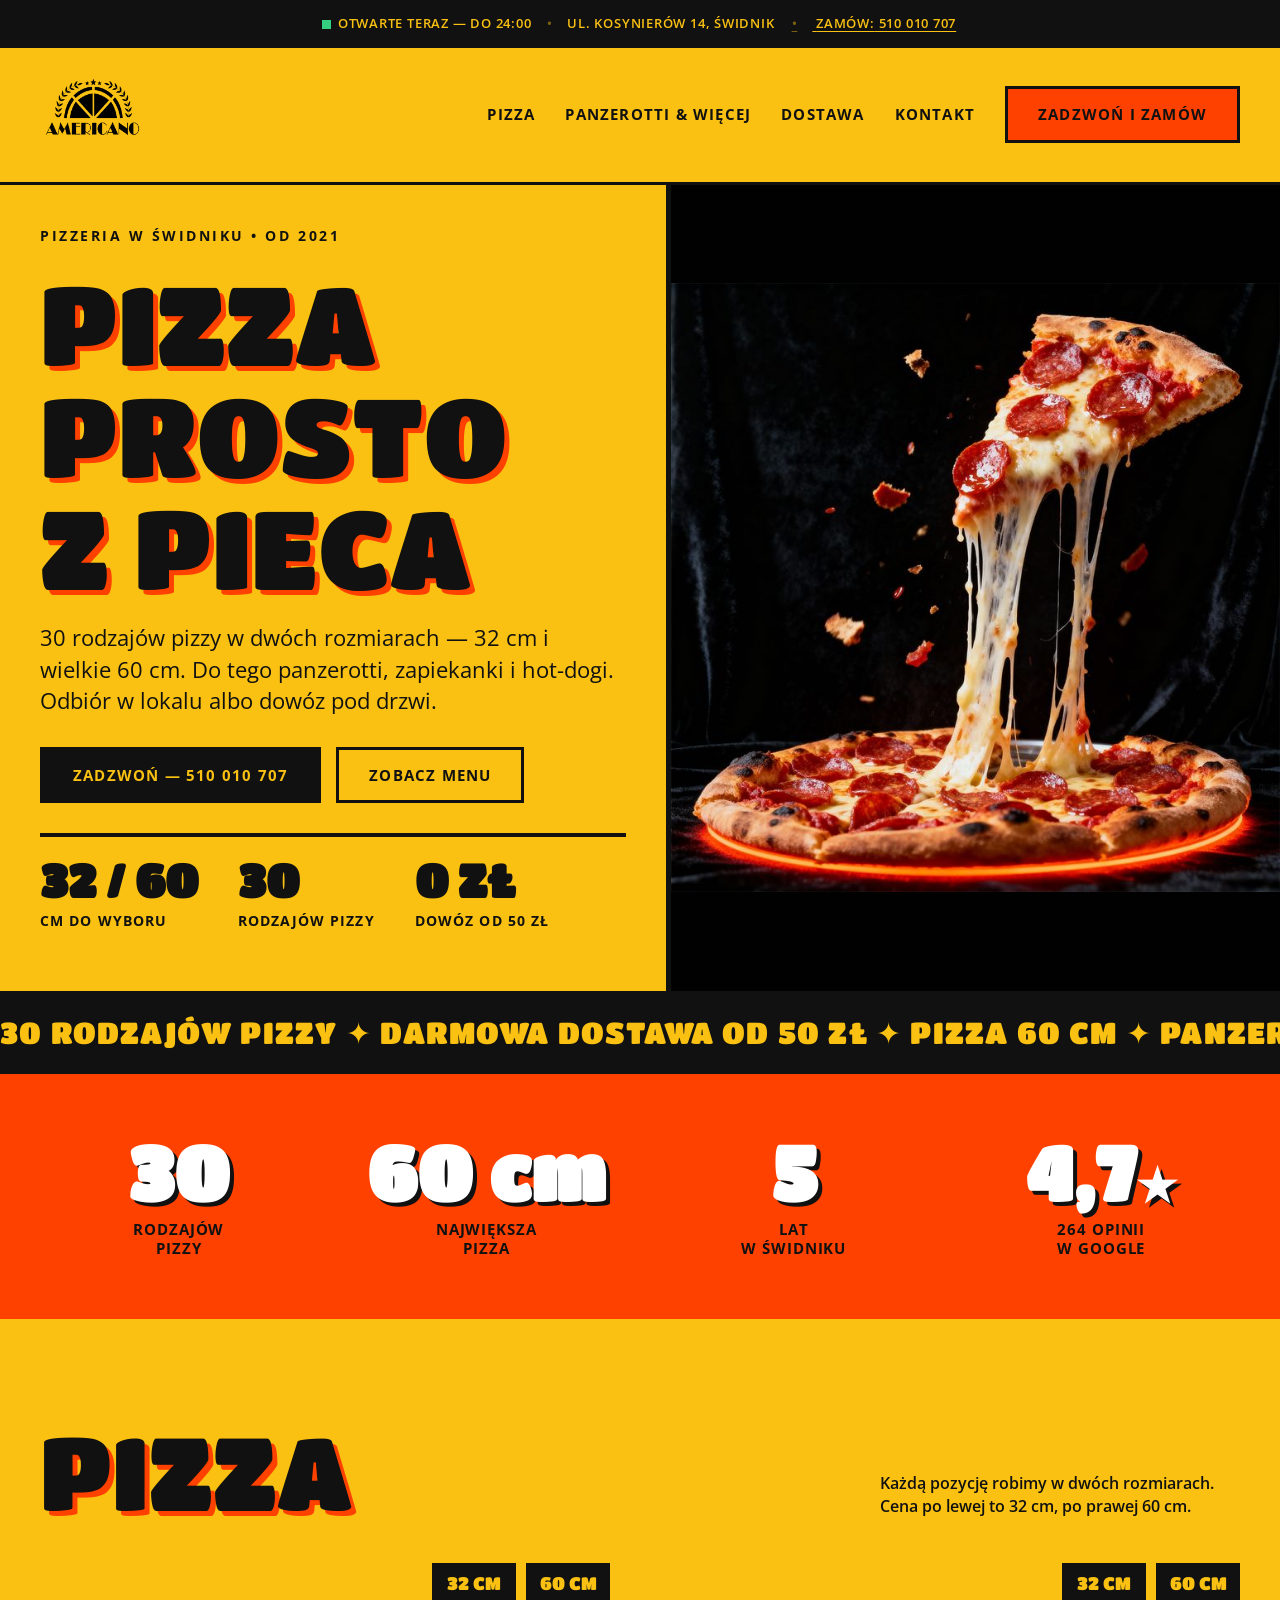
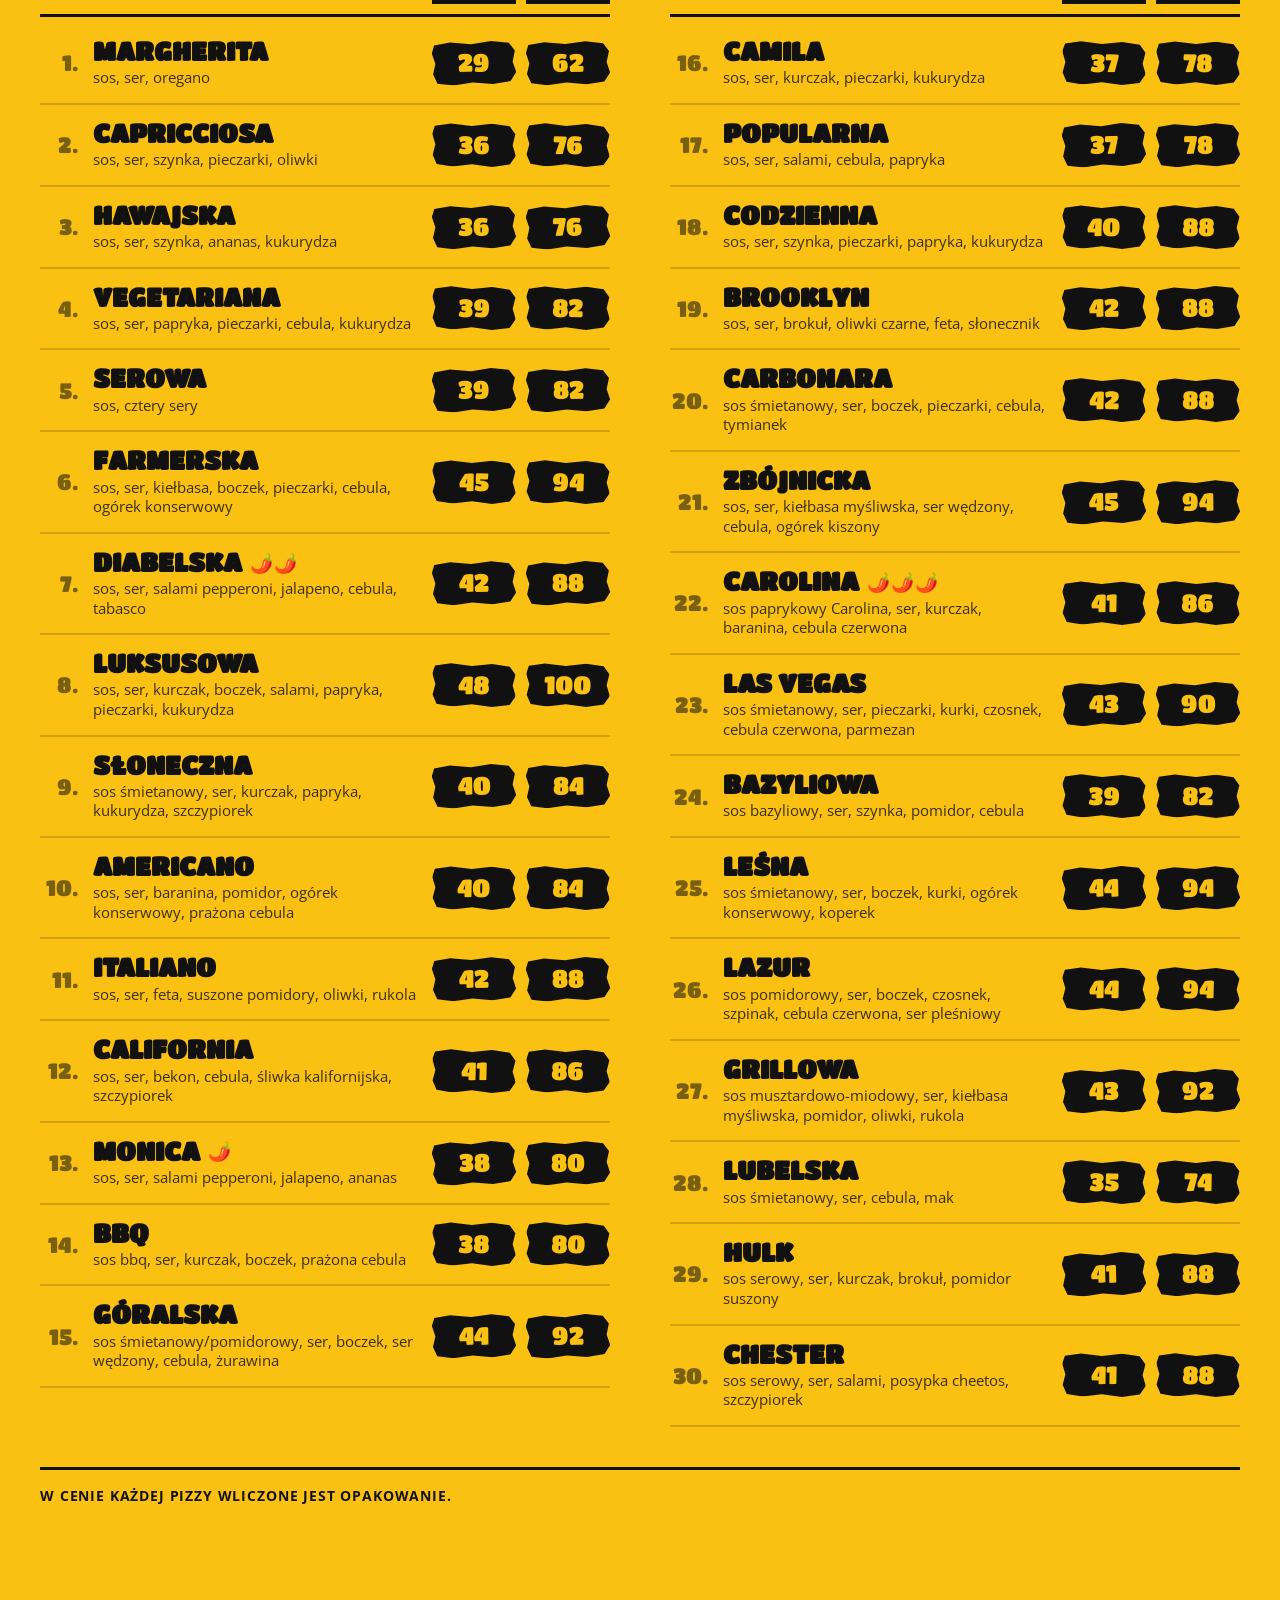
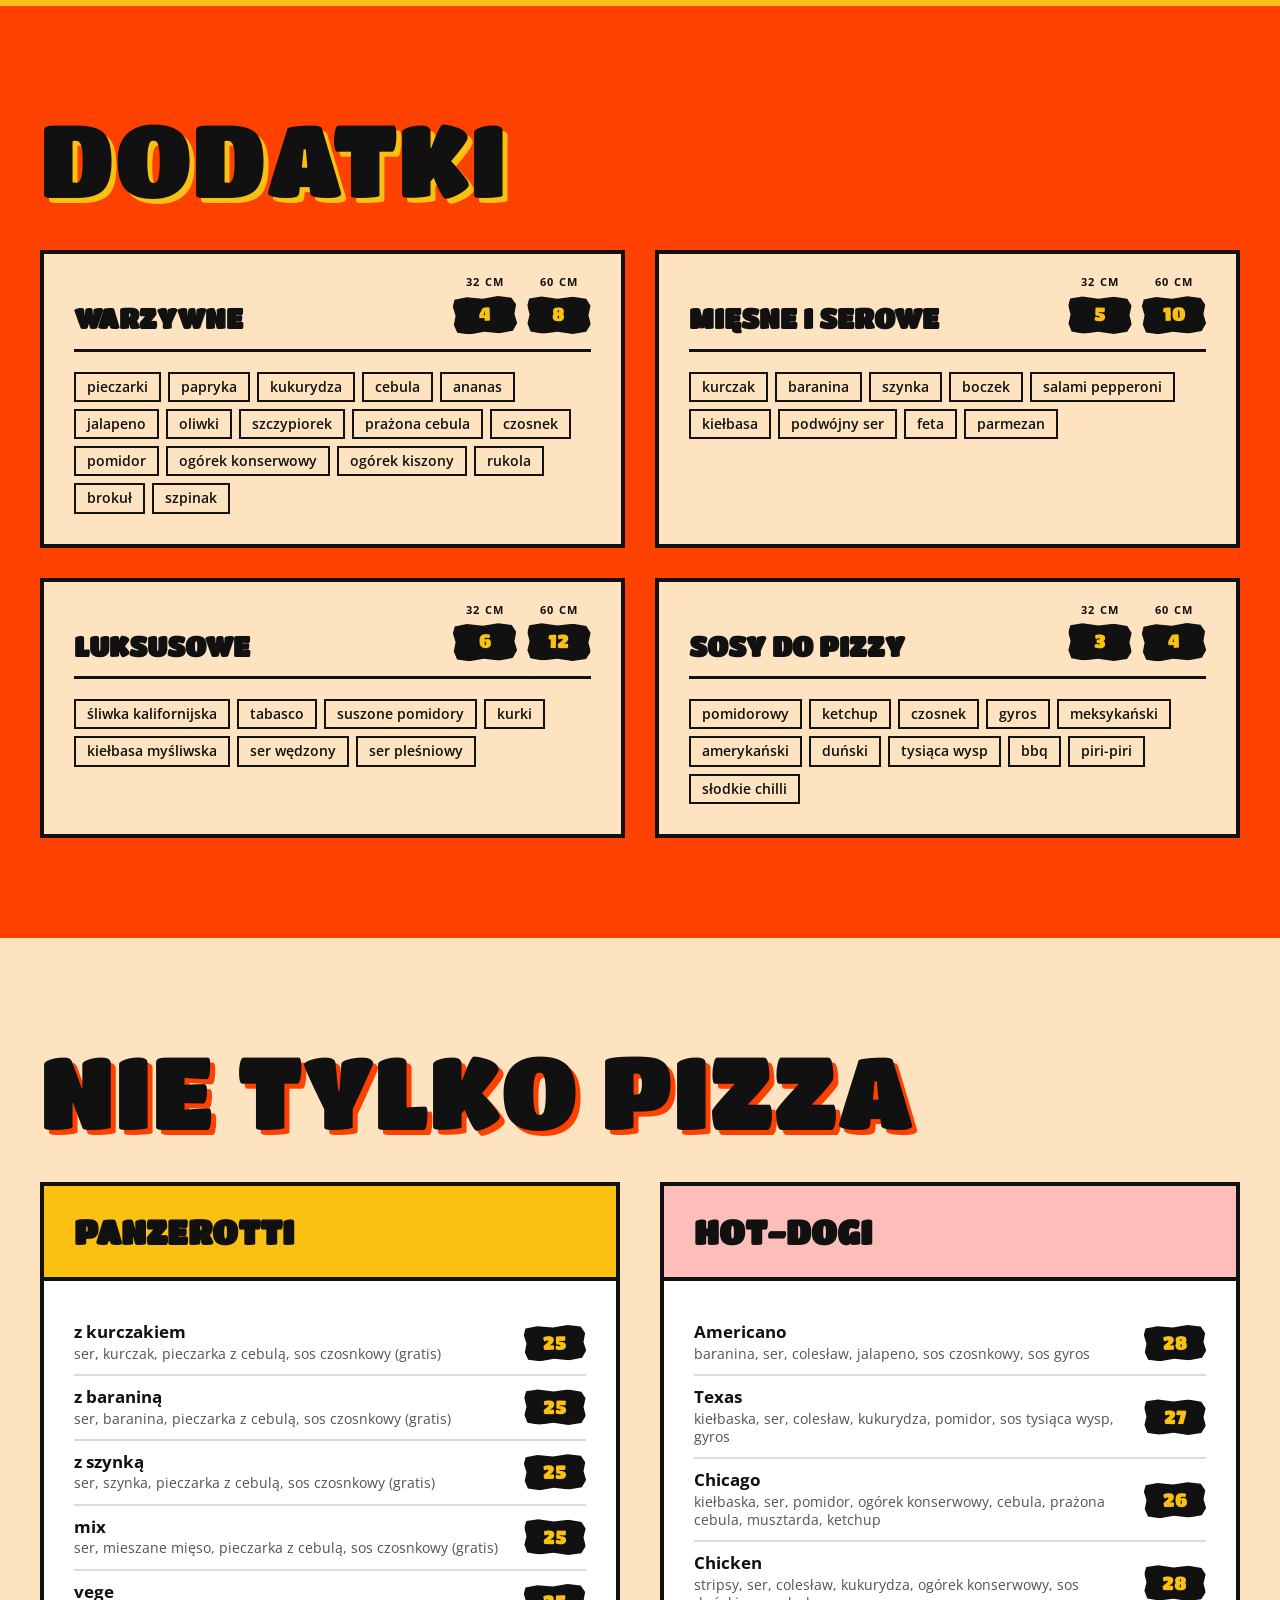
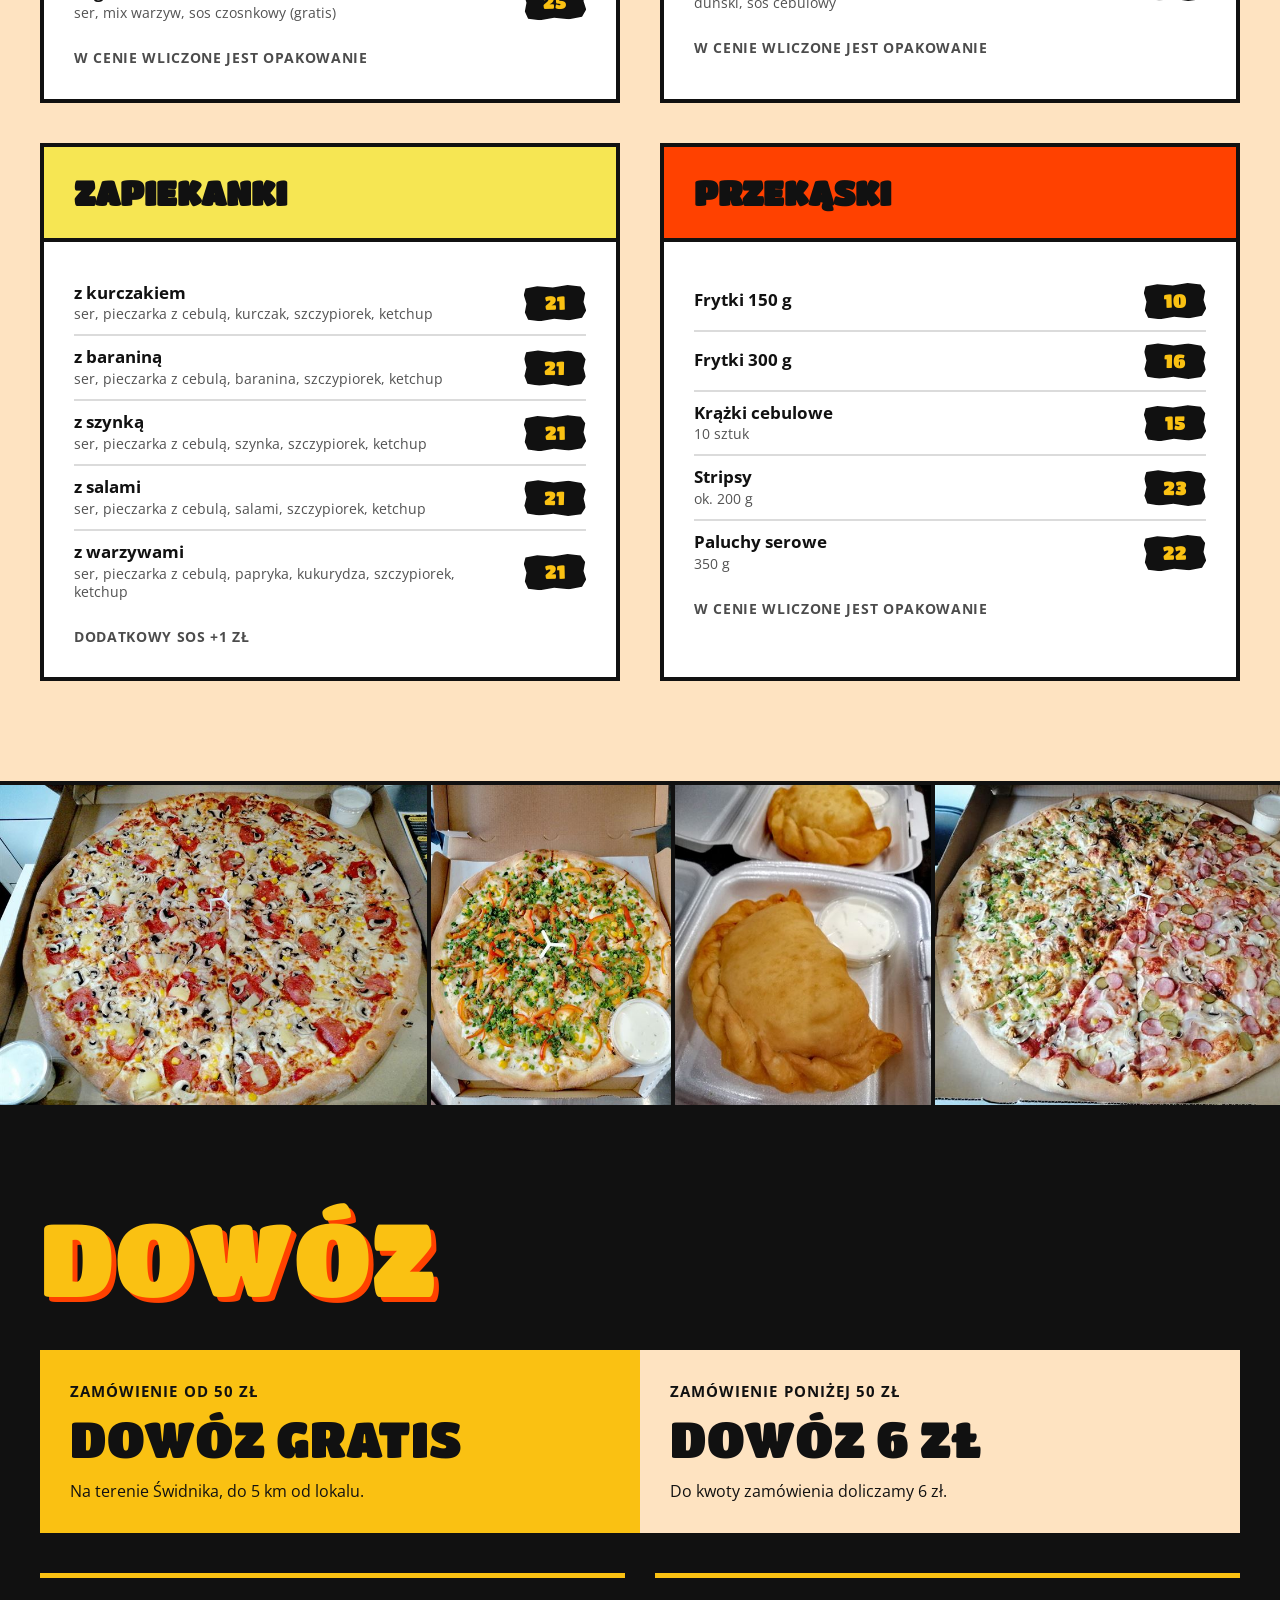
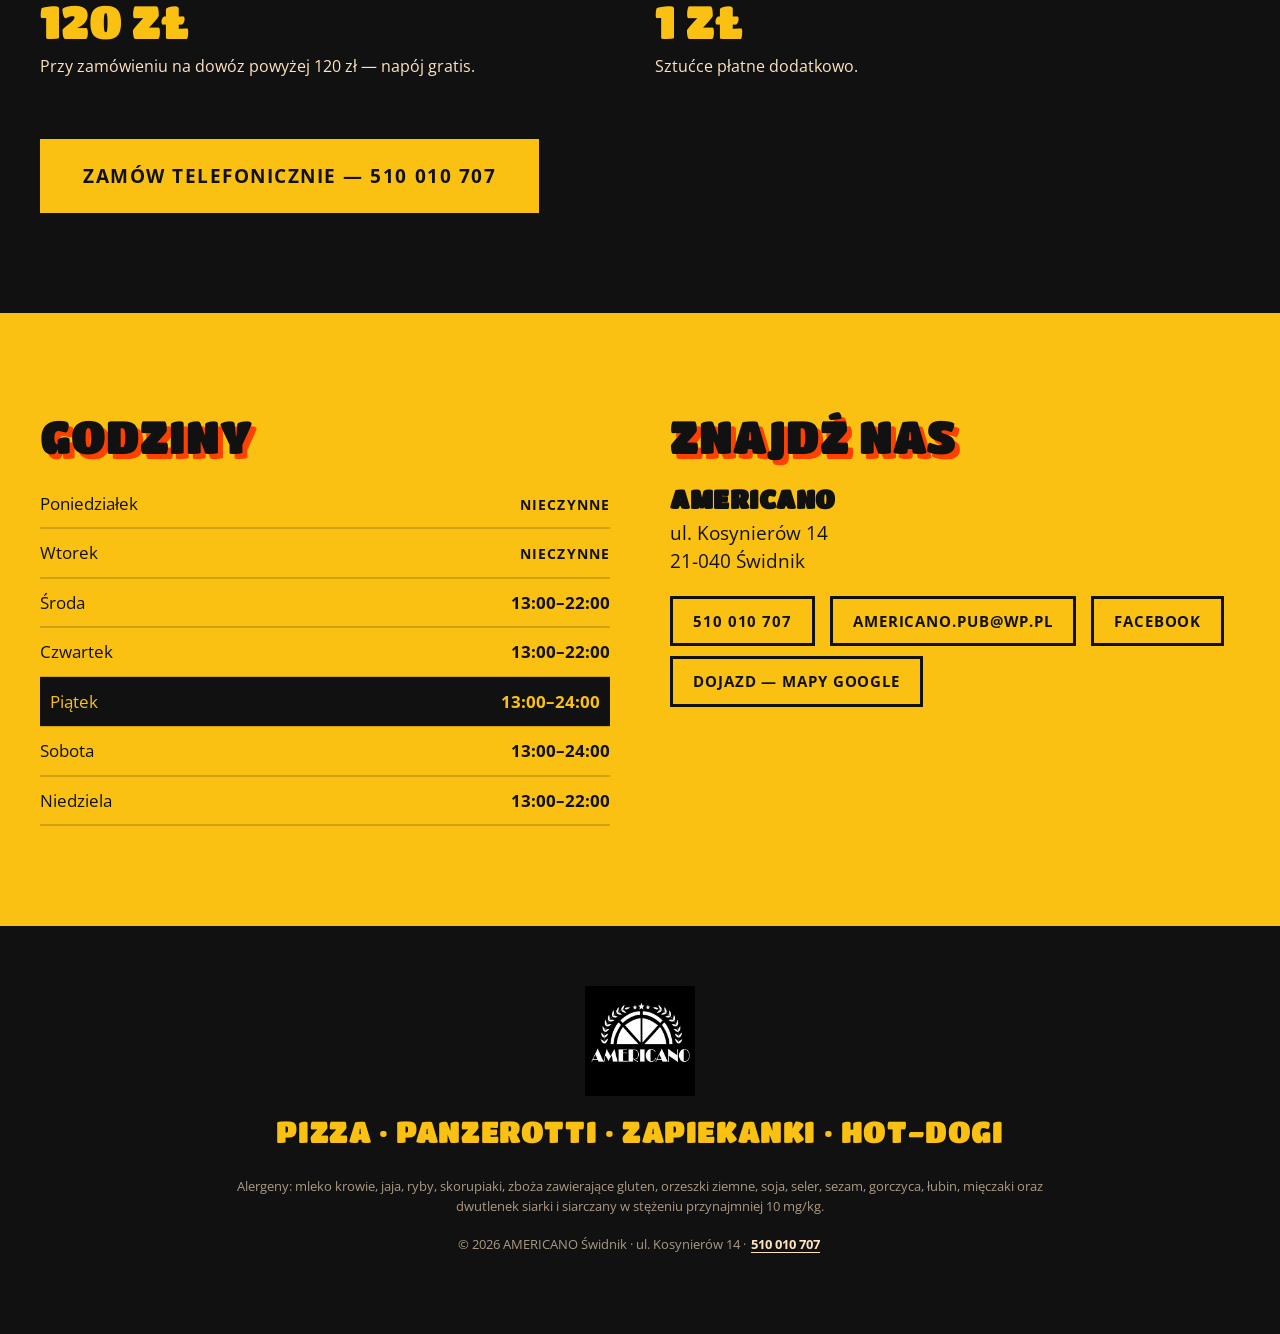
<file: index.html>
<!DOCTYPE html>
<html lang="pl">
<head>
<meta charset="utf-8">
<meta name="viewport" content="width=device-width, initial-scale=1">

<!-- ============================================================
     UWAGA — DOMENA
     Poniżej, w robots.txt i w sitemap.xml występuje placeholder
     https://TWOJA-DOMENA.pl/ . Trzeba go podmienić na docelowy
     adres PRZED publikacją. Zły canonical szkodzi bardziej niż
     jego brak, więc to jest blokada wdrożenia, nie kosmetyka.
     ============================================================ -->
<link rel="canonical" href="https://TWOJA-DOMENA.pl/">

<title>Pizzeria AMERICANO Świdnik — pizza, panzerotti, zapiekanki | dowóz</title>
<meta name="description" content="Pizzeria AMERICANO w Świdniku, ul. Kosynierów 14. 30 rodzajów pizzy w dwóch rozmiarach — 32 cm i 60 cm — panzerotti, hot-dogi, zapiekanki. Darmowy dowóz na terenie Świdnika od 50 zł, do 5 km od lokalu. Zamów: 510 010 707.">
<meta name="theme-color" content="#FAC112">

<meta property="og:type" content="website">
<meta property="og:site_name" content="Pizzeria AMERICANO Świdnik">
<meta property="og:locale" content="pl_PL">
<meta property="og:url" content="https://TWOJA-DOMENA.pl/">
<meta property="og:title" content="Pizzeria AMERICANO Świdnik — pizza prosto z pieca">
<meta property="og:description" content="30 rodzajów pizzy w rozmiarach 32 i 60 cm, panzerotti, zapiekanki, hot-dogi. Dowóz na terenie Świdnika. Zamów: 510 010 707.">
<meta property="og:image" content="https://TWOJA-DOMENA.pl/assets/pizza-hero.jpg">
<meta property="og:image:alt" content="Pizza z pieca w pizzerii AMERICANO w Świdniku">
<meta name="twitter:card" content="summary_large_image">

<link rel="icon" href="assets/favicon.png" sizes="180x180">
<link rel="apple-touch-icon" href="assets/favicon.png">

<!-- LCP: kadr hero ma ruszyć razem z HTML, nie po CSS -->
<link rel="preload" as="image" href="assets/hero-pizza.jpg" fetchpriority="high">

<!-- Fonty stoją na własnym serwerze (assets/fonts/, deklaracje
     @font-face na początku styles.css). Zero połączeń do
     fonts.gstatic.com: bez przekazywania IP odwiedzającego stronie
     trzeciej i bez dodatkowego DNS + TLS do obcego origin.

     `crossorigin` przy preloadzie fontu jest OBOWIĄZKOWE, także dla
     plików z tego samego serwera — fonty pobierane są w trybie CORS.
     Bez tego atrybutu przeglądarka odrzuca wstępnie pobrany plik
     i ściąga go drugi raz. -->
<link rel="preload" as="font" type="font/woff2" href="assets/fonts/titanone-latin.woff2" crossorigin>
<link rel="preload" as="font" type="font/woff2" href="assets/fonts/titanone-latinext.woff2" crossorigin>
<link rel="preload" as="font" type="font/woff2" href="assets/fonts/opensans-latin.woff2" crossorigin>
<link rel="preload" as="font" type="font/woff2" href="assets/fonts/opensans-latinext.woff2" crossorigin>

<link rel="stylesheet" href="styles.css">
</head>
<body>

<a class="skip" href="#tresc">Przejdź do treści</a>

<!-- ============ TOPBAR ============ -->
<div class="topbar">
  <div class="topbar__in">
    <span class="topbar__item topbar__status">
      <span class="dot" id="statusDot"></span><span id="statusText">Sprawdzam godziny…</span>
    </span>
    <span class="topbar__item topbar__addr">ul. Kosynierów 14, Świdnik</span>
    <a class="topbar__item topbar__tel" href="tel:+48510010707">
      <span class="topbar__telLabel">Zamów:</span> 510&nbsp;010&nbsp;707
    </a>
  </div>
</div>

<!-- ============ NAV + KATEGORIE ============
     Oba paski przyklejają się jako jeden blok, dzięki czemu pasek
     kategorii nie musi znać wysokości nagłówka. -->
<div class="stick" id="stick">
  <header class="nav" id="nav">
    <a class="nav__brand" href="#top" aria-label="AMERICANO — strona główna">
      <img src="assets/logo.png" alt="AMERICANO" class="nav__logo" width="360" height="360">
    </a>
    <nav class="nav__links" id="navLinks" aria-label="Główne">
      <a href="#pizza">Pizza</a>
      <a href="#reszta">Panzerotti &amp; więcej</a>
      <a href="#dostawa">Dostawa</a>
      <a href="#kontakt">Kontakt</a>
    </nav>
    <a class="btn btn--call" href="tel:+48510010707">Zadzwoń i zamów</a>
    <button class="nav__burger" id="burger" aria-label="Menu nawigacji" aria-expanded="false" aria-controls="navLinks">
      <span></span><span></span><span></span>
    </button>
  </header>

  <!-- Pasek kategorii menu. Ukryty na starcie, żeby nie zabierać
       pierwszego ekranu; pokazuje się po zejściu poniżej hero. -->
  <nav class="catnav" id="catnav" aria-label="Kategorie menu">
    <ul class="catnav__list">
      <li><a href="#pizza">Pizza</a></li>
      <li><a href="#dodatki">Dodatki</a></li>
      <li><a href="#panzerotti">Panzerotti</a></li>
      <li><a href="#hot-dogi">Hot-dogi</a></li>
      <li><a href="#zapiekanki">Zapiekanki</a></li>
      <li><a href="#przekaski">Przekąski</a></li>
    </ul>
  </nav>
</div>

<main id="tresc">

<!-- ============ HERO ============ -->
<section class="hero" id="top" aria-labelledby="heroTitle">
  <div class="hero__grid">
    <div class="hero__copy">
      <p class="eyebrow reveal">Pizzeria w Świdniku • od 2021</p>
      <h1 class="display hero__h1" id="heroTitle">
        <span class="line reveal" style="--d:.05s">PIZZA</span>
        <span class="line reveal" style="--d:.12s">PROSTO</span>
        <span class="line reveal" style="--d:.19s">Z PIECA</span>
      </h1>
      <p class="hero__lead reveal" style="--d:.26s">
        30 rodzajów pizzy w dwóch rozmiarach — 32 cm i wielkie 60 cm.
        Do tego panzerotti, zapiekanki i hot-dogi. Odbiór w lokalu albo dowóz pod drzwi.
      </p>
      <div class="hero__cta reveal" style="--d:.33s">
        <a class="btn btn--solid" href="tel:+48510010707">Zadzwoń<span class="btn__num"> — 510 010 707</span></a>
        <a class="btn btn--out" href="#pizza">Zobacz menu</a>
      </div>
      <ul class="hero__facts reveal" style="--d:.4s">
        <li><b>32 / 60</b><span>cm do wyboru</span></li>
        <li><b>30</b><span>rodzajów pizzy</span></li>
        <li><b>0 zł</b><span>dowóz od 50 zł</span></li>
      </ul>
    </div>

    <!-- Zdjęcie ma czarne tło, więc panel jest w tym samym czarnym —
         fotografia nie ma widocznej krawędzi, a styk z żółcią jest
         twardym cięciem koloru, zgodnie z systemem. -->
    <figure class="hero__shot">
      <img src="assets/hero-pizza.jpg" alt="Kawałek pizzy pepperoni z ciągnącym się serem"
           width="736" height="736" fetchpriority="high">
    </figure>
  </div>
</section>

<!-- ============ MARQUEE ============ -->
<div class="marquee" aria-hidden="true">
  <div class="marquee__track">
    <span>30 RODZAJÓW PIZZY ✦ DARMOWA DOSTAWA OD 50 ZŁ ✦ PIZZA 60 CM ✦ PANZEROTTI ✦ ZAPIEKANKI ✦ HOT-DOGI ✦ <span data-years>5</span> LAT W ŚWIDNIKU ✦</span>
    <span>30 RODZAJÓW PIZZY ✦ DARMOWA DOSTAWA OD 50 ZŁ ✦ PIZZA 60 CM ✦ PANZEROTTI ✦ ZAPIEKANKI ✦ HOT-DOGI ✦ <span data-years>5</span> LAT W ŚWIDNIKU ✦</span>
  </div>
</div>

<!-- ============ STATS ============ -->
<section class="stats" aria-label="AMERICANO w liczbach">
  <div class="stats__grid">
    <div class="stat reveal"><b class="count" data-to="30">0</b><span>rodzajów<br>pizzy</span></div>
    <div class="stat reveal" style="--d:.08s"><b class="count" data-to="60" data-suffix=" cm">0</b><span>największa<br>pizza</span></div>
    <div class="stat reveal" style="--d:.16s"><b class="count" data-to="5" data-years>0</b><span>lat<br>w Świdniku</span></div>
    <div class="stat reveal" style="--d:.24s"><b>4,7<i aria-hidden="true">★</i></b><span>264 opinii<br>w Google</span></div>
  </div>
</section>

<!-- ============ PIZZA MENU ============ -->
<section class="sec sec--yellow" id="pizza" aria-labelledby="pizzaTitle">
  <div class="sec__head">
    <h2 class="display sec__title" id="pizzaTitle">PIZZA</h2>
    <p class="sec__lead reveal">Każdą pozycję robimy w dwóch rozmiarach. Cena po lewej to 32 cm, po prawej 60 cm.</p>
  </div>

  <div class="menu" id="menu">
    <noscript>
      <p class="noscript">
        Pełne menu wczytuje się skryptem. Jeśli się nie pokazało —
        zadzwoń, chętnie podamy je przez telefon:
        <a href="tel:+48510010707">510 010 707</a>.
      </p>
    </noscript>
  </div>

  <p class="note reveal">W cenie każdej pizzy wliczone jest opakowanie.</p>
</section>

<!-- ============ DODATKI ============ -->
<section class="sec sec--orange" id="dodatki" aria-labelledby="dodatkiTitle">
  <h2 class="display sec__title sec__title--on-orange reveal" id="dodatkiTitle">DODATKI</h2>
  <div class="addons" id="addons"></div>
</section>

<!-- ============ RESZTA MENU ============ -->
<section class="sec sec--cream" id="reszta" aria-labelledby="resztaTitle">
  <h2 class="display sec__title reveal" id="resztaTitle">NIE TYLKO PIZZA</h2>
  <div class="cards" id="cards"></div>
</section>

<!-- ============ GALERIA ============ -->
<section class="gallery" aria-label="Zdjęcia z pizzerii">
  <div class="gallery__track" id="galleryTrack"></div>
</section>

<!-- ============ DOSTAWA ============ -->
<section class="sec sec--ink" id="dostawa" aria-labelledby="dostawaTitle">
  <h2 class="display sec__title sec__title--on-ink reveal" id="dostawaTitle">DOWÓZ</h2>
  <!-- Próg 50 zł to jedyna liczba, której klient tu naprawdę szuka, więc
       dostaje własny panel zamiast być jednym z czterech równych kafelków.
       Wcześniej dwa osobne kafelki („50 zł — minimalne zamówienie, poniżej
       doliczamy 6 zł" i „0 zł — dostawa powyżej 50 zł") mówiły o tym samym
       progu i czytane po kolei przeczyły sobie: skoro 50 zł to minimum,
       to skąd przypadek „poniżej 50 zł"? Teraz są to dwa jawne warianty
       jednej decyzji.

       Ulotka (assets/_src/ulotka2.jpg) ma tę sprzeczność u siebie —
       napis „MINIMALNE ZAMÓWIENIE NA DOWÓZ 50 PLN" stoi obok
       „PONIŻEJ 50 ZŁ DOPŁATA 6 ZŁ". Trzymamy się obu liczb, ale bez słowa
       „minimalne", bo dopłata dowodzi, że zamówienie poniżej 50 zł jest
       przyjmowane.
       TODO: CLIENT CONFIRMATION — czy 50 zł to twardy minimalny próg
       (wtedy dopłata 6 zł jest reliktem), czy próg darmowej dostawy
       (wtedy obecna wersja jest poprawna). Potwierdzić u właścicielki.

       POPRAWKA 18.08.2026: dopłata była podana jako „4 zł", ulotka mówi 6 zł. -->
  <div class="deliv-key reveal">
    <div class="deliv-key__case">
      <span class="deliv-key__amount">Zamówienie od 50 zł</span>
      <strong class="deliv-key__verdict display">DOWÓZ GRATIS</strong>
      <p>Na terenie Świdnika, do 5&nbsp;km od lokalu.</p>
    </div>
    <div class="deliv-key__case deliv-key__case--alt">
      <span class="deliv-key__amount">Zamówienie poniżej 50 zł</span>
      <strong class="deliv-key__verdict display">DOWÓZ 6 ZŁ</strong>
      <p>Do kwoty zamówienia doliczamy 6&nbsp;zł.</p>
    </div>
  </div>

  <div class="deliv">
    <div class="deliv__item reveal">
      <b class="display">120 zł</b>
      <p>Przy zamówieniu na dowóz powyżej 120 zł — napój gratis.</p>
    </div>
    <div class="deliv__item reveal" style="--d:.08s">
      <b class="display">1 zł</b>
      <p>Sztućce płatne dodatkowo.</p>
    </div>
  </div>
  <a class="btn btn--solid btn--big reveal" href="tel:+48510010707">Zamów telefonicznie — 510 010 707</a>
</section>

<!-- ============ KONTAKT ============ -->
<section class="sec sec--yellow" id="kontakt" aria-labelledby="kontaktTitle">
  <h2 class="sr-only" id="kontaktTitle">Kontakt i godziny otwarcia</h2>
  <div class="contact">
    <div class="contact__col reveal">
      <h3 class="display sec__title sec__title--sm">GODZINY</h3>
      <table class="hours">
        <caption class="sr-only">Godziny otwarcia pizzerii AMERICANO w kolejnych dniach tygodnia</caption>
        <tbody id="hours"></tbody>
      </table>
    </div>
    <div class="contact__col reveal" style="--d:.1s">
      <h3 class="display sec__title sec__title--sm">ZNAJDŹ NAS</h3>
      <address class="addr">
        <strong>AMERICANO</strong><br>
        ul. Kosynierów 14<br>
        21-040 Świdnik
      </address>
      <a class="link-out" href="tel:+48510010707">510 010 707</a>
      <a class="link-out" href="mailto:americano.pub@wp.pl">americano.pub@wp.pl</a>
      <a class="link-out" href="https://www.facebook.com/AmericanoPub" target="_blank" rel="noopener">Facebook</a>
      <a class="link-out" href="https://maps.google.com/?q=Kosynier%C3%B3w+14,+21-040+%C5%9Awidnik" target="_blank" rel="noopener">Dojazd — Mapy Google</a>
    </div>
  </div>
</section>

</main>

<!-- ============ FOOTER ============ -->
<footer class="foot">
  <img src="assets/logo.png" alt="" class="foot__logo" width="360" height="360" loading="lazy">
  <p class="foot__tag display">PIZZA · PANZEROTTI · ZAPIEKANKI · HOT-DOGI</p>
  <p class="foot__small">
    Alergeny: mleko krowie, jaja, ryby, skorupiaki, zboża zawierające gluten, orzeszki ziemne,
    soja, seler, sezam, gorczyca, łubin, mięczaki oraz dwutlenek siarki i siarczany
    w stężeniu przynajmniej 10&nbsp;mg/kg.
  </p>
  <p class="foot__small">© <span id="year"></span> AMERICANO Świdnik · ul. Kosynierów 14 ·
    <a class="foot__tel" href="tel:+48510010707">510&nbsp;010&nbsp;707</a></p>
</footer>

<!-- ============ PASEK AKCJI (mobile) ============ -->
<a class="callbar" href="tel:+48510010707">
  <svg viewBox="0 0 24 24" aria-hidden="true" focusable="false"><path d="M6.6 10.8a15.1 15.1 0 006.6 6.6l2.2-2.2c.3-.3.7-.4 1-.2 1.2.4 2.4.6 3.6.6.6 0 1 .4 1 1V20c0 .6-.4 1-1 1A17 17 0 013 4c0-.6.4-1 1-1h3.5c.6 0 1 .4 1 1 0 1.3.2 2.5.6 3.6.1.4 0 .8-.2 1l-2.3 2.2z"/></svg>
  <span class="callbar__txt">Zadzwoń i zamów</span>
  <span class="callbar__num">510 010 707</span>
</a>

<script src="script.js"></script>
</body>
</html>
</file>
<file: styles.css>
/* ============================================================
   FONTY — hostowane lokalnie (assets/fonts/)
   Pobrane z Google Fonts skryptem tools/fetch-fonts.sh.
   Powody self-hostingu:
     • zero połączeń do fonts.gstatic.com — brak przekazywania IP
       odwiedzającego stronie trzeciej (RODO),
     • brak dodatkowego DNS + TLS do obcego origin,
     • pliki idą z tego samego serwera co reszta strony.

   Zostawiamy tylko podzbiory `latin` i `latin-ext`. latin-ext jest
   OBOWIĄZKOWY: Ś, Ż, Ł, ą, ę, ć, ń, ś, ź, ż leżą w U+0100–02BA.
   Bez niego polskie znaki spadłyby na font zastępczy i „ŚWIDNIK"
   renderowałby się innym krojem niż reszta napisu.

   Open Sans jest fontem ZMIENNYM — Google oddaje ten sam plik dla
   wag 400/600/700 (potwierdzone sumą MD5), więc zamiast sześciu
   plików trzymamy dwa i deklarujemy zakres wag 300–800.
   ============================================================ */

@font-face{
  font-family:'Titan One';
  font-style:normal; font-weight:400; font-display:swap;
  src:url(assets/fonts/titanone-latinext.woff2) format('woff2');
  unicode-range:U+0100-02BA, U+02BD-02C5, U+02C7-02CC, U+02CE-02D7, U+02DD-02FF, U+0304, U+0308, U+0329, U+1D00-1DBF, U+1E00-1E9F, U+1EF2-1EFF, U+2020, U+20A0-20AB, U+20AD-20C0, U+2113, U+2C60-2C7F, U+A720-A7FF;
}
@font-face{
  font-family:'Titan One';
  font-style:normal; font-weight:400; font-display:swap;
  src:url(assets/fonts/titanone-latin.woff2) format('woff2');
  unicode-range:U+0000-00FF, U+0131, U+0152-0153, U+02BB-02BC, U+02C6, U+02DA, U+02DC, U+0304, U+0308, U+0329, U+2000-206F, U+20AC, U+2122, U+2191, U+2193, U+2212, U+2215, U+FEFF, U+FFFD;
}
@font-face{
  font-family:'Open Sans';
  font-style:normal; font-weight:300 800; font-stretch:100%; font-display:swap;
  src:url(assets/fonts/opensans-latinext.woff2) format('woff2');
  unicode-range:U+0100-02BA, U+02BD-02C5, U+02C7-02CC, U+02CE-02D7, U+02DD-02FF, U+0304, U+0308, U+0329, U+1D00-1DBF, U+1E00-1E9F, U+1EF2-1EFF, U+2020, U+20A0-20AB, U+20AD-20C0, U+2113, U+2C60-2C7F, U+A720-A7FF;
}
@font-face{
  font-family:'Open Sans';
  font-style:normal; font-weight:300 800; font-stretch:100%; font-display:swap;
  src:url(assets/fonts/opensans-latin.woff2) format('woff2');
  unicode-range:U+0000-00FF, U+0131, U+0152-0153, U+02BB-02BC, U+02C6, U+02DA, U+02DC, U+0304, U+0308, U+0329, U+2000-206F, U+20AC, U+2122, U+2191, U+2193, U+2212, U+2215, U+FEFF, U+FFFD;
}

/* ============================================================
   AMERICANO Świdnik
   System: "Lamanna" (refero.design) zmapowany na paletę marki
   — twarde pasy koloru, zero zaokrągleń, zero box-shadow,
     offsetowe cienie tekstu bez blura, full-bleed.
   ============================================================ */

:root{
  /* paleta */
  /* Żółć pobrana pipetą wprost z ulotki (assets/_src/ulotka1z.jpg).
     NIE zmieniaj na #FFC700 — wtedy wycinki il-*.png przestają się
     zlewać z tłem i widać wokół nich prostokąt. Same wycinki leżą
     w assets/_src/nieuzywane/ (zdjęte z kart, ale gotowe do powrotu). */
  --yellow:  #FAC112;
  --orange:  #FF4100;   /* pas energii + offsetowy cień */
  --ink:     #111111;   /* tekst i struktura */
  --cream:   #FEE3C1;   /* najlżejsza powierzchnia */
  --peach:   #FDBEBA;
  --lemon:   #F6E653;
  --white:   #FFFFFF;
  /* Paleta ilustracji (--crust/--tomato/--basil) i --charcoal odpadły
     razem z rysunkami usuniętymi z kart. */

  --display: "Titan One", Impact, "Arial Black", sans-serif;

  /* skala odstępów wg systemu */
  --s1:6px; --s2:10px; --s3:15px; --s4:20px; --s5:30px;
  --s6:40px; --s7:60px; --s8:100px; --s9:130px;

  --shadow-off: 5px;    /* offset solidnego cienia typografii */

  /* wysokość przyklejonego bloku (nagłówek + pasek kategorii).
     Nadpisywana z JS pomiarem; wartość tutaj to tylko awaryjna. */
  --stick: 132px;
}

*,*::before,*::after{ box-sizing:border-box }

html{ scroll-behavior:smooth }
@media (prefers-reduced-motion:reduce){ html{ scroll-behavior:auto } }

body{
  margin:0;
  background:var(--yellow);
  color:var(--ink);
  font-family:"Open Sans",system-ui,-apple-system,"Segoe UI",sans-serif;
  font-size:18px;
  line-height:1.5;
  -webkit-font-smoothing:antialiased;
  /* `clip`, nie `hidden`: `hidden` robi z body kontener przewijania
     i potrafi rozbić position:sticky w nagłówku. */
  overflow-x:clip;
}

img{ max-width:100%; display:block }

a{ color:inherit }

/* Widoczny focus w kolorze marki. Domyślny ring przeglądarki ginął
   na czarnych przyciskach i na ciemnych sekcjach. */
:focus-visible{ outline:3px solid var(--ink); outline-offset:3px }
.topbar :focus-visible,
.marquee :focus-visible,
.sec--ink :focus-visible,
.foot :focus-visible{ outline-color:var(--yellow) }

/* Treść tylko dla czytników ekranu. `position:absolute` jest tu
   istotny — dzięki niemu te opisy wypadają z układu siatki
   pieczątki i nie rozpychają jej. */
.sr-only{
  position:absolute; width:1px; height:1px;
  padding:0; margin:-1px; overflow:hidden;
  clip-path:inset(50%); white-space:nowrap; border:0;
}

.skip{
  position:absolute; left:-9999px; top:0; z-index:999;
  background:var(--ink); color:var(--yellow); padding:var(--s3) var(--s4);
  font-weight:700;
}
.skip:focus{ left:0 }

/* ---------- typografia ---------- */
.display{
  font-family:var(--display);
  font-weight:400;
  text-transform:uppercase;
  letter-spacing:0;
  /* UWAGA: system mówi 0.89, ale Titan One ma wysokie akcenty
     i polskie Ś/Ó/Ż/Ł nachodzą na linię wyżej. 1.02 to minimum,
     przy którym diakrytyki się nie zderzają. Nie zjeżdżaj niżej. */
  line-height:1.02;
}

.eyebrow{
  font-weight:700; font-size:14px; letter-spacing:.18em;
  text-transform:uppercase; margin:0 0 var(--s4);
}

/* ============================================================
   TOPBAR
   ============================================================ */
.topbar{
  background:var(--ink); color:var(--yellow);
  font-size:13px; letter-spacing:.06em; text-transform:uppercase;
  font-weight:600;
}
.topbar__in{
  display:flex; align-items:center; justify-content:center;
  gap:var(--s3); flex-wrap:wrap;
  padding:var(--s2) var(--s4);
  text-align:center;
}
.topbar__item{ color:inherit; font-size:inherit }
.topbar__item + .topbar__item::before{
  content:"•"; opacity:.45; margin-right:var(--s3);
}
.topbar__tel{
  text-decoration:underline; text-underline-offset:3px;
  white-space:nowrap;
}
.dot{
  width:9px; height:9px; display:inline-block; margin-right:7px;
  background:#7a7a7a; vertical-align:middle;
}
.dot.is-open{ background:#35D07F; animation:pulse 2s infinite }
.dot.is-closed{ background:var(--orange) }
@keyframes pulse{ 0%,100%{opacity:1} 50%{opacity:.35} }

/* Cel dotykowy min. 24 px (WCAG 2.5.8) także na desktopie —
   sam tekst dawał 20 px wysokości. */
.topbar__tel{ padding:4px 2px }

/* Na telefonie i tablecie topbar zjada pierwszy ekran, więc schodzi do
   jednej linii: status po lewej, klikalny numer po prawej. Adres jest
   i tak w sekcji KONTAKT, w stopce i w structured data. */
@media (max-width:980px){
  .topbar__in{
    flex-wrap:nowrap; justify-content:space-between;
    gap:var(--s2); padding:0 var(--s3); text-align:left;
  }
  .topbar__addr{ display:none }
  .topbar__item + .topbar__item::before{ content:none }
  /* 44 px celu dotykowego — wcześniej link miał 20 px wysokości */
  .topbar__tel{ padding:13px 4px }
  .topbar__status{ padding:13px 0; overflow:hidden; text-overflow:ellipsis; white-space:nowrap }
}
@media (max-width:400px){
  .topbar{ font-size:11.5px }
  .topbar__telLabel{ display:none }
}

/* ============================================================
   BLOK PRZYKLEJONY: NAV + KATEGORIE
   Sticky siedzi na wrapperze, nie na samym nagłówku — dzięki temu
   pasek kategorii nie musi znać wysokości nav-u.
   ============================================================ */
.stick{ position:sticky; top:0; z-index:100 }

.nav{
  display:flex; align-items:center; gap:var(--s5);
  padding:var(--s3) var(--s6);
  background:var(--yellow);
  border-bottom:3px solid var(--ink);
  transition:padding .25s ease;
}
.nav.is-stuck{ padding-top:var(--s2); padding-bottom:var(--s2) }

.nav__brand{ display:block; flex:0 0 auto }
.nav__logo{
  height:104px; width:auto;
  /* logo jest białe na czarnym tle — invert + multiply kładzie
     czarny znak wprost na żółtym, bez czarnego prostokąta */
  filter:invert(1);
  mix-blend-mode:multiply;
  transition:height .25s ease;
}
.nav.is-stuck .nav__logo{ height:74px }

.nav__links{
  display:flex; gap:var(--s5); margin-left:auto;
  font-weight:700; text-transform:uppercase;
  font-size:15px; letter-spacing:.08em;
}
.nav__links a{ text-decoration:none; position:relative; padding:4px 0 }
.nav__links a::after{
  content:""; position:absolute; left:0; bottom:0; height:3px; width:0;
  background:var(--orange); transition:width .25s ease;
}
.nav__links a:hover::after,.nav__links a:focus-visible::after{ width:100% }

.nav__burger{
  display:none; margin-left:auto;
  background:none; border:3px solid var(--ink); cursor:pointer;
  width:48px; height:44px; padding:10px 9px;
  flex-direction:column; justify-content:space-between;
}
.nav__burger span{ display:block; height:3px; background:var(--ink); transition:.25s }
.nav__burger[aria-expanded="true"] span:nth-child(1){ transform:translateY(8px) rotate(45deg) }
.nav__burger[aria-expanded="true"] span:nth-child(2){ opacity:0 }
.nav__burger[aria-expanded="true"] span:nth-child(3){ transform:translateY(-8px) rotate(-45deg) }

/* ============================================================
   PASEK KATEGORII MENU
   Główny skrót do treści: bez niego dojście z hero do zapiekanek
   to ponad 5000 px scrolla. Pojawia się dopiero po zejściu
   z pierwszego ekranu, żeby nie odbierać miejsca CTA.
   ============================================================ */
.catnav{
  max-height:0; overflow:hidden;
  /* `visibility` jest tu istotna, nie kosmetyczna: sam `max-height:0`
     zostawiał zwinięte linki w kolejności tabulacji, więc użytkownik
     klawiatury trafiał na sześć niewidocznych pozycji. */
  visibility:hidden;
  transition:max-height .3s ease, visibility .3s;
}
.catnav.is-on{ max-height:90px; visibility:visible }
@media (prefers-reduced-motion:reduce){ .catnav{ transition:none } }

.catnav__list{
  list-style:none; margin:0; padding:0 var(--s6);
  display:flex; gap:0;
  background:var(--ink);
  border-bottom:3px solid var(--ink);
  overflow-x:auto;
  scrollbar-width:none;
}
.catnav__list::-webkit-scrollbar{ display:none }

.catnav__list a{
  display:block; white-space:nowrap; text-decoration:none;
  padding:13px var(--s4);
  color:var(--yellow);
  font-weight:700; font-size:14px;
  text-transform:uppercase; letter-spacing:.08em;
  border-bottom:4px solid transparent;
  transition:color .18s ease, border-color .18s ease, background .18s ease;
}
.catnav__list a:hover{ background:rgba(250,193,18,.14) }
.catnav__list a.is-active{
  color:var(--white);
  border-bottom-color:var(--orange);
}
.catnav :focus-visible{ outline-color:var(--yellow); outline-offset:-4px }

@media (max-width:980px){
  .catnav__list{ padding:0 var(--s3) }
  .catnav__list a{ padding:12px var(--s3); font-size:13px }
}

/* ---------- przyciski ---------- */
.btn{
  display:inline-block; text-decoration:none;
  font-weight:700; text-transform:uppercase; letter-spacing:.08em;
  font-size:15px; padding:14px var(--s5);
  border:3px solid var(--ink);
  transition:transform .18s ease, background .18s ease, color .18s ease;
}
/* Hover przechodzi na czerń na pomarańczu (5.4:1). Biel dawała 3.5:1,
   czyli poniżej progu dla tekstu tej wielkości. */
.btn--solid{ background:var(--ink); color:var(--yellow) }
.btn--solid:hover{ background:var(--orange); color:var(--ink); transform:translate(-3px,-3px) }
.btn--out{ background:transparent; color:var(--ink) }
.btn--out:hover{ background:var(--ink); color:var(--yellow); transform:translate(-3px,-3px) }
.btn--call{ background:var(--orange); color:var(--ink); white-space:nowrap }
.btn--call:hover{ background:var(--ink); color:var(--yellow); transform:translate(-3px,-3px) }
.btn--big{ font-size:19px; padding:20px var(--s6); margin-top:var(--s7) }

/* na ciemnym tle czarny przycisk znikał — odwracamy go */
.sec--ink .btn--solid{
  background:var(--yellow); color:var(--ink); border-color:var(--yellow);
}
.sec--ink .btn--solid:hover{
  background:var(--orange); color:var(--ink); border-color:var(--orange);
}

@media (max-width:980px){
  .nav{ padding:var(--s2) var(--s4); flex-wrap:wrap; gap:var(--s3) }
  .nav.is-stuck{ padding-top:var(--s1); padding-bottom:var(--s1) }
  .nav__logo{ height:56px }
  .nav.is-stuck .nav__logo{ height:48px }
  .nav__burger{ display:flex }
  .nav .btn--call{ display:none }
  .nav__links{
    order:3; width:100%; margin-left:0;
    flex-direction:column; gap:0;
    max-height:0; overflow:hidden; transition:max-height .3s ease;
  }
  .nav__links.is-open{ max-height:340px; padding-top:var(--s2) }
  .nav__links a{ padding:var(--s3) 0; border-top:2px solid rgba(17,17,17,.15) }
}
@media (max-width:640px){
  .nav__logo{ height:48px }
  .nav.is-stuck .nav__logo{ height:42px }
}

/* ============================================================
   HERO
   ============================================================ */
.hero{
  background:var(--yellow);
  padding:0;                 /* zdjęcie ma dochodzić do krawędzi ekranu */
  overflow:hidden;
}
.hero__grid{
  display:grid;
  grid-template-columns:1.04fr .96fr;
  align-items:stretch;
}
.hero__copy{
  padding:var(--s6) var(--s6) var(--s7);
  align-self:center;
}

/* ---------- czarny pas ze zdjęciem ---------- */
.hero__shot{
  margin:0;
  /* dokładnie ten sam czarny co tło fotografii — inaczej przy
     object-fit:contain widać, gdzie kończy się zdjęcie */
  background:#010101;
  border-left:5px solid var(--ink);
  min-height:600px;
  overflow:hidden;
}
.hero__shot img{
  width:100%; height:100%;
  /* `contain`, nie `cover`: kadr ma zostać cały (kawałek + ciągnący
     się ser + świecąca pizza). Czarne marginesy są niewidoczne, bo
     panel ma dokładnie ten sam czarny co tło zdjęcia. */
  object-fit:contain; object-position:center;
  display:block;
  transition:transform 1.2s ease;
}
.hero:hover .hero__shot img{ transform:scale(1.05) }
.hero__h1{
  /* wyżej niż ~118px i hero przestaje się mieścić na ekranie 860 px,
     a przyciski wypadają pod krawędź */
  font-size:clamp(44px,8.6vw,118px);
  margin:0 0 var(--s4);
  color:var(--ink);
  text-shadow:var(--shadow-off) var(--shadow-off) 0 var(--orange);
}
.hero__h1 .line{ display:block }
.hero__lead{
  font-size:clamp(17px,1.7vw,23px); max-width:46ch; margin:0 0 var(--s5);
  line-height:1.45;
}

/* trzy fakty pod przyciskami — zastępują dawną plakietkę „60 cm” */
.hero__facts{
  list-style:none; margin:var(--s5) 0 0; padding:var(--s4) 0 0;
  border-top:4px solid var(--ink);
  display:flex; flex-wrap:wrap; gap:var(--s6);
}
.hero__facts b{
  display:block; font-family:var(--display); font-size:clamp(28px,3.6vw,50px);
  line-height:1; text-transform:uppercase;
}
.hero__facts span{
  display:block; margin-top:6px; font-weight:700; font-size:14px;
  text-transform:uppercase; letter-spacing:.08em;
}
.hero__cta{ display:flex; gap:var(--s3); flex-wrap:wrap }

/* Na telefonie hero musi zmieścić nagłówek i oba CTA nad zgięciem.
   Kadr schodzi z kwadratu do 4:3, a odstępy się zaciskają. */
@media (max-width:980px){
  .hero__grid{ grid-template-columns:1fr }
  .hero__copy{ padding:var(--s5) var(--s4) var(--s6); order:2 }
  .hero__shot{
    order:1; min-height:0; aspect-ratio:4/3;
    /* Bez tego limitu na tablecie 768x1024 kadr rósł do 576 px
       i wypychał nagłówek H1 poniżej zgięcia. Zostaje `contain`,
       więc ograniczenie wysokości tylko zmniejsza zdjęcie —
       nic z kadru nie ucina. */
    max-height:52vh;
    border-left:0; border-bottom:5px solid var(--ink);
  }
  .eyebrow{ margin-bottom:var(--s3) }
  .hero__lead{ margin-bottom:var(--s4) }
  .hero__facts{ gap:var(--s5); margin-top:var(--s5) }
}
/* Na najwęższych ekranach kadr schodzi do 3:2, odstępy w kopii się
   zaciskają, a oba CTA stoją obok siebie w jednym rzędzie. Cel: żeby
   przyciski były nad zgięciem na 375x812 i nie chowały się za
   przyklejonym paskiem telefonu (66 px). */
@media (max-width:640px){
  .hero__shot{ aspect-ratio:3/2 }
  .hero__copy{ padding-top:var(--s3) }
  .eyebrow{ margin-bottom:var(--s2) }
  .hero__h1{ margin-bottom:var(--s2) }
  .hero__lead{ margin-bottom:var(--s3); font-size:16px }
  .hero__cta{ gap:var(--s2); flex-wrap:nowrap }
  .hero__cta .btn{
    flex:1 1 0; min-width:0; text-align:center;
    padding:14px var(--s2); font-size:14px;
  }
  /* numer znika tylko z przycisku — jest widoczny w topbarze i na
     przyklejonym pasku, więc nic nie ginie */
  .btn__num{ display:none }
}
/* iPhone SE / 12 mini: bez tych 10 px dolny przycisk hero wchodził
   pod pasek telefonu na ekranie 812 px wysokości. */
@media (max-width:400px){
  .hero__shot{ aspect-ratio:8/5 }
  .hero__copy{ padding-top:var(--s2) }
  .hero__h1{ margin-bottom:var(--s1) }
  .hero__lead{ margin-bottom:var(--s2) }
}

/* ============================================================
   MARQUEE
   ============================================================ */
.marquee{
  background:var(--ink); color:var(--yellow);
  overflow:hidden; white-space:nowrap;
  border-top:4px solid var(--ink); border-bottom:4px solid var(--ink);
  padding:var(--s3) 0;
}
.marquee__track{ display:inline-flex; animation:slide 34s linear infinite }
.marquee__track span{
  font-family:var(--display); font-size:30px;
  text-transform:uppercase; letter-spacing:.04em;
  padding-right:var(--s6);
}
@keyframes slide{ to{ transform:translateX(-50%) } }

/* ============================================================
   STATS
   ============================================================ */
.stats{ background:var(--orange); color:var(--white); padding:var(--s7) var(--s6) }
.stats__grid{
  display:grid; grid-template-columns:repeat(4,1fr); gap:var(--s5);
  max-width:1200px; margin:0 auto; text-align:center;
}
.stat b{
  display:block;
  font-family:var(--display); font-size:clamp(44px,6vw,76px);
  line-height:1;
  text-shadow:4px 4px 0 var(--ink);
}
.stat b i{ font-style:normal; font-size:.6em }
/* biały na pomarańczu daje tylko 3.5:1 — opis idzie czernią (5.4:1).
   Same liczby zostają białe: przy 44px+ wystarczy 3:1. */
.stat span{ display:block; margin-top:var(--s2); font-weight:700; font-size:15px;
  color:var(--ink);
  text-transform:uppercase; letter-spacing:.06em; line-height:1.3 }

@media (max-width:780px){
  .stats{ padding:var(--s6) var(--s4) }
  .stats__grid{ grid-template-columns:repeat(2,1fr); gap:var(--s5) var(--s4) }
}

/* ============================================================
   SEKCJE
   ============================================================ */
/* przyklejony blok zasłaniałby nagłówek po kliknięciu w kotwicę */
.sec,.hero,.gallery,.stats,.card{ scroll-margin-top:calc(var(--stick) + 12px) }

.sec{ padding:var(--s8) var(--s6) }
.sec--yellow{ background:var(--yellow) }
/* czerń na pomarańczu, nie biel — biel dawała 3.5:1 */
.sec--orange{ background:var(--orange); color:var(--ink) }
.sec--cream{ background:var(--cream) }
.sec--ink{ background:var(--ink); color:var(--cream) }

.sec__title{
  font-size:clamp(44px,8vw,110px);
  margin:0 0 var(--s6);
  text-shadow:var(--shadow-off) var(--shadow-off) 0 var(--orange);
}
.sec__title--on-orange{ color:var(--ink); text-shadow:var(--shadow-off) var(--shadow-off) 0 var(--yellow) }
.sec__title--on-ink{ color:var(--yellow); text-shadow:var(--shadow-off) var(--shadow-off) 0 var(--orange) }
.sec__title--sm{ font-size:clamp(30px,4vw,46px); margin-bottom:var(--s4) }

.sec__head{
  display:flex; align-items:flex-end; justify-content:space-between;
  gap:var(--s4); max-width:1400px; margin:0 auto var(--s5); flex-wrap:wrap;
}
.sec__head .sec__title{ margin-bottom:0 }
.sec__lead{
  max-width:40ch; margin:0 0 var(--s1);
  font-weight:600; font-size:16px; line-height:1.4;
}

.note{
  max-width:1400px; margin:var(--s6) auto 0;
  font-weight:700; text-transform:uppercase; letter-spacing:.06em;
  font-size:14px; border-top:3px solid var(--ink); padding-top:var(--s3);
}

.noscript{
  border:3px solid var(--ink); padding:var(--s4);
  font-weight:700; max-width:60ch;
}

@media (max-width:780px){
  .sec{ padding:var(--s7) var(--s4) }
}

/* ============================================================
   MENU PIZZY
   Dwie kolumny jako grid (1–15 / 16–30), a nie CSS-owe `columns`.
   Powód: każda kolumna musi nieść własny nagłówek rozmiarów —
   przy `columns` jeden nagłówek stał nad prawą połową i połowa
   cen była nieopisana.
   ============================================================ */
.menu{
  max-width:1400px; margin:0 auto;
  display:grid; grid-template-columns:repeat(2,1fr);
  gap:0 var(--s7);
}
.menucol{ min-width:0 }

/* Nagłówek jedzie razem ze scrollem, więc przy 15. pozycji nadal
   widać, która kolumna to 32, a która 60 cm. */
.menucol__head{
  position:sticky; top:calc(var(--stick) - 1px); z-index:5;
  display:flex; justify-content:flex-end;
  background:var(--yellow);
  padding:var(--s2) 0;
  border-bottom:3px solid var(--ink);
  margin-bottom:var(--s1);
}
.menucol__sizes{ display:flex; gap:var(--s2) }
.menucol__sizes span{
  width:84px; text-align:center;
  font-family:var(--display); font-size:18px;
  text-transform:uppercase;
  background:var(--ink); color:var(--yellow);
  padding:7px 0;
}

.item{
  display:grid;
  grid-template-columns:auto 1fr auto;
  align-items:center; gap:var(--s3);
  padding:var(--s3) 0;
  border-bottom:2px solid rgba(17,17,17,.18);
  transition:background .18s ease, transform .18s ease;
}
.item:hover{ background:rgba(17,17,17,.06); transform:translateX(5px) }

.item__no{
  font-family:var(--display); font-size:22px;
  width:38px; text-align:right; opacity:.55;
}
.item__body{ min-width:0 }
.item__name{
  font-family:var(--display);
  font-size:clamp(19px,2.1vw,26px);
  text-transform:uppercase; line-height:1.05;
  display:flex; align-items:center; gap:8px; flex-wrap:wrap;
  margin:0;
}
.item__desc{ font-size:14.5px; line-height:1.35; opacity:.82; margin:3px 0 0 }

.chili{ font-size:.72em; letter-spacing:1px }

/* ============================================================
   PIECZĄTKA Z CENĄ
   Odwzorowuje czarne, poszarpane plamy z ulotki: nierówny obrys
   (clip-path) i lekki obrót, inny dla każdej pozycji (--t).
   ============================================================ */
.stamp{
  display:inline-grid; place-items:center;
  width:84px; min-height:44px; flex:0 0 auto;
  background:var(--ink); color:var(--yellow);
  font-family:var(--display); font-size:25px; line-height:1;
  padding:9px 4px 10px;
  transform:rotate(var(--t,0deg));
  clip-path:polygon(
    3% 8%, 22% 2%, 47% 7%, 71% 1%, 92% 6%, 99% 24%,
    96% 49%, 100% 73%, 93% 93%, 72% 99%, 48% 94%,
    25% 100%, 6% 95%, 1% 74%, 4% 50%, 0% 26%
  );
  transition:transform .18s ease, background .18s ease, color .18s ease;
}
.stamp--sm{ width:62px; min-height:36px; font-size:19px; padding:7px 3px 8px }

/* Kolumna „etykieta + pieczątka”. W DODATKACH etykieta jest widoczna
   zawsze, w liście pizzy tylko na mobile — na desktopie rolę opisu
   pełni nagłówek nad kolumną. */
.pricecol{ display:grid; justify-items:center; gap:5px }
.pricecol__size{
  font-weight:700; font-size:11px; letter-spacing:.12em;
  text-transform:uppercase;
}
.item .pricecol__size{ display:none }

.item__prices{ display:flex; gap:var(--s2); align-items:end }
.item:hover .stamp{ transform:rotate(var(--t,0deg)) scale(1.09) }
.item:hover .pricecol:last-child .stamp{ background:var(--orange); color:var(--ink) }

@media (max-width:1100px){
  .menu{ grid-template-columns:1fr; gap:0 }
  /* przy jednej kolumnie drugi nagłówek byłby powtórzeniem w środku
     listy — na tej szerokości i tak wchodzą etykiety przy cenach */
  .menucol__head{ display:none }
  .item .pricecol__size{ display:block }
}
@media (max-width:780px){
  .item{ grid-template-columns:auto 1fr; gap:2px var(--s3); padding:var(--s3) 0 }
  .item__no{ font-size:18px; width:28px }
  .item__prices{ grid-column:1 / -1; margin-top:var(--s1) }
  .item__prices .stamp{ width:66px; min-height:38px; font-size:20px }
  .item:hover{ transform:none }
}

/* ============================================================
   DODATKI
   ============================================================ */
.addons{
  max-width:1200px; margin:0 auto;
  display:grid; grid-template-columns:repeat(2,1fr); gap:var(--s5);
}
/* Panel kremowy na pomarańczu — składniki jako osobne żetony,
   a ceny z jawnym podpisem rozmiaru. Wcześniej było "4 / 8 zł"
   i nie dało się zgadnąć, która cena do którego rozmiaru. */
.addon{ background:var(--cream); border:4px solid var(--ink); padding:var(--s4) var(--s5) var(--s5) }
.addon__head{
  display:flex; justify-content:space-between; align-items:flex-end;
  gap:var(--s3); margin-bottom:var(--s4); flex-wrap:wrap;
  border-bottom:3px solid var(--ink); padding-bottom:var(--s3);
}
.addon__name{
  font-family:var(--display); font-size:clamp(21px,2.4vw,28px);
  text-transform:uppercase; margin:0; line-height:1.05;
}
/* Pieczątki w dodatkach są mniejsze niż w liście pizzy. Przy pełnym
   rozmiarze (84 px) para cen razem z nazwą kategorii nie mieściła się
   w karcie na 375 px i sekcja rozpychała stronę w poziomie. */
.addon__prices{ display:flex; gap:var(--s2); flex:0 0 auto }
.addon__prices .stamp{
  width:64px; min-height:38px; font-size:19px; padding:7px 3px 8px;
}

.chips{ list-style:none; margin:0; padding:0; display:flex; flex-wrap:wrap; gap:7px }
.chip{
  border:2px solid var(--ink);
  padding:4px 11px; font-size:14px; font-weight:600; line-height:1.3;
  background:transparent;
  transition:background .16s ease, color .16s ease, transform .16s ease;
}
.chip:hover{ background:var(--ink); color:var(--cream); transform:translate(-2px,-2px) }

@media (max-width:780px){
  .addons{ grid-template-columns:1fr; gap:var(--s4) }
  .addon{ padding:var(--s4) }
}

/* ============================================================
   KARTY (panzerotti / hot-dogi / …)
   Każda karta ma własne id — to są cele paska kategorii.
   ============================================================ */
.cards{
  max-width:1400px; margin:0 auto;
  display:grid; grid-template-columns:repeat(2,1fr); gap:var(--s6);
}
.card{ border:4px solid var(--ink); background:var(--white); overflow:hidden }

/* ---------- pasek z nazwą sekcji ----------
   Karty nie mają już grafik; rytm trzyma kolorowy pasek z nazwą. */
.card__head{
  border-bottom:4px solid var(--ink);
  padding:var(--s4) var(--s5);
}
.tone--yellow{ background:var(--yellow) }
.tone--peach { background:var(--peach)  }
.tone--lemon { background:var(--lemon)  }
.tone--orange{ background:var(--orange) }

.card__body{ padding:var(--s5) }
.card__title{
  font-family:var(--display); font-size:34px; text-transform:uppercase;
  margin:0;
}
.card__row{
  display:flex; justify-content:space-between; align-items:center; gap:var(--s4);
  padding:11px 0; border-bottom:2px solid rgba(17,17,17,.15);
}
.card__row:last-of-type{ border-bottom:0 }
.card__rowtxt{ min-width:0 }
.card__row b{
  display:block; font-weight:700; font-size:16.5px; line-height:1.25;
}
.card__desc{
  display:block; font-size:13.5px; line-height:1.35; opacity:.72; margin-top:2px;
}
.card__note{
  margin:var(--s3) 0 0; font-size:13.5px; font-weight:700;
  text-transform:uppercase; letter-spacing:.05em; opacity:.75;
}

@media (max-width:900px){
  .cards{ grid-template-columns:1fr; gap:var(--s5) }
  .card__title{ font-size:28px }
}

/* ============================================================
   GALERIA
   ============================================================ */
.gallery{ overflow:hidden; background:var(--ink); border-top:4px solid var(--ink) }
.gallery__track{ display:flex; animation:slide 46s linear infinite; width:max-content }
.gallery__track img{
  height:clamp(180px,26vw,320px); width:auto; object-fit:cover;
  border-right:4px solid var(--ink);
}

/* ============================================================
   DOSTAWA
   ============================================================ */
/* Panel progu dowozu — dwa warianty tej samej decyzji, obok siebie.
   Pełne pasy koloru bez zaokrągleń i bez cienia, zgodnie ze stylem
   sekcji. Tekst zawsze czerń: biel na żółci dawała 3.5:1. */
.deliv-key{
  max-width:1200px; margin:0 auto var(--s6);
  display:grid; grid-template-columns:1fr 1fr;
}
.deliv-key__case{
  background:var(--yellow); color:var(--ink); padding:var(--s5);
}
/* Krem dla wariantu z dopłatą. Dwa progi muszą różnić się już samą
   powierzchnią, żeby klient widział "są dwa przypadki" przed
   przeczytaniem którejkolwiek kwoty. */
.deliv-key__case--alt{ background:var(--cream) }
.deliv-key__amount{
  display:block; font-size:15px; font-weight:700;
  text-transform:uppercase; letter-spacing:.07em; margin-bottom:var(--s2);
}
/* Titan One: line-height poniżej 1.02 zderza Ó w "DOWÓZ" z linią wyżej. */
.deliv-key__verdict{
  display:block; font-size:clamp(30px,4.2vw,50px); line-height:1.06;
  margin-bottom:var(--s3);
}
.deliv-key__case p{ margin:0; font-size:16px; line-height:1.45 }

.deliv{
  max-width:1200px; margin:0 auto;
  display:grid; grid-template-columns:repeat(2,1fr); gap:var(--s5);
}
.deliv__item{ border-top:5px solid var(--yellow); padding-top:var(--s4) }
.deliv__item b{
  display:block; font-size:clamp(32px,4vw,46px); color:var(--yellow);
  margin-bottom:var(--s2);
}
.deliv__item p{ margin:0; font-size:16px; line-height:1.45 }

/* Na jedną kolumnę schodzimy dopiero przy 760px, nie przy 640px.
   Przy 641px kolumna miała 241px, a „DOWÓZ GRATIS" w Titan One
   zajmuje tam 234px — 7px zapasu. Mieści się, ale każda zmiana
   treści przez właścicielkę wypchnęłaby napis do drugiej linii.
   Przy 761px zapas to już ~50px. */
@media (max-width:760px){ .deliv-key{ grid-template-columns:1fr } }
@media (max-width:520px){ .deliv{ grid-template-columns:1fr } }

/* ============================================================
   KONTAKT
   ============================================================ */
.contact{
  max-width:1200px; margin:0 auto;
  display:grid; grid-template-columns:1fr 1fr; gap:var(--s7);
}
.hours{ width:100%; border-collapse:collapse; font-size:17px }
.hours th,.hours td{ padding:11px 0; border-bottom:2px solid rgba(17,17,17,.18) }
.hours th{ text-align:left; font-weight:400 }
.hours td{ text-align:right; font-weight:700; white-space:nowrap }
.hours tr.is-today th,
.hours tr.is-today td{ background:var(--ink); color:var(--yellow) }
.hours tr.is-today th{ padding-left:10px }
.hours tr.is-today td{ padding-right:10px }
/* pomarańcz na żółtym to tylko 2.2:1 — "nieczynne" wyróżniamy krojem,
   nie kolorem */
.hours .closed{
  color:var(--ink); text-transform:uppercase;
  font-size:.82em; letter-spacing:.08em;
}
.hours tr.is-today .closed{ color:var(--yellow) }

.addr{ font-style:normal; font-size:19px; line-height:1.5; margin:0 0 var(--s4) }
.addr strong{ font-family:var(--display); font-size:26px; letter-spacing:.02em }

.link-out{
  display:inline-block; margin:0 var(--s2) var(--s2) 0;
  border:3px solid var(--ink); padding:11px var(--s4);
  font-weight:700; text-decoration:none; font-size:15px;
  text-transform:uppercase; letter-spacing:.06em;
  transition:transform .18s ease, background .18s ease, color .18s ease;
}
.link-out:hover{ background:var(--ink); color:var(--yellow); transform:translate(-3px,-3px) }

@media (max-width:900px){ .contact{ grid-template-columns:1fr; gap:var(--s6) } }

/* ============================================================
   FOOTER
   ============================================================ */
.foot{
  background:var(--ink); color:var(--cream);
  padding:var(--s7) var(--s6); text-align:center;
}
.foot__logo{ height:110px; width:auto; margin:0 auto var(--s4) }
.foot__tag{
  font-size:clamp(18px,2.6vw,30px); color:var(--yellow);
  margin:0 0 var(--s5); letter-spacing:.02em;
}
/* Było `opacity:.65`. Opacity na akapicie przygasza też dzieci, więc link
   z numerem telefonu nie dałby się rozjaśnić. Ten kolor to dokładnie
   krem #FEE3C1 zmieszany w 65% z tłem #111 — wygląd bez zmian, ale
   potomkowie mogą już mieć własną jasność. */
.foot__small{
  max-width:820px; margin:0 auto var(--s3);
  font-size:13px; line-height:1.5; color:#AB9A83;
}
/* Numer w stopce jest klikalny (tel:), więc musi wyglądać na klikalny
   i mieć sensowne pole dotyku — 13px bez paddingu dawało ~19 px wysokości. */
.foot__tel{
  display:inline-block; padding:4px 2px;
  color:var(--cream); font-weight:700; white-space:nowrap;
  text-decoration:underline; text-underline-offset:3px;
}
.foot__tel:hover{ color:var(--yellow) }

/* ============================================================
   PASEK AKCJI — telefon na mobile
   Pełna szerokość zamiast okrągłego FAB-a: mieści etykietę i numer,
   więc widać, co się stanie po kliknięciu.
   ============================================================ */
.callbar{
  position:fixed; left:0; right:0; bottom:0; z-index:120;
  display:none; align-items:center; justify-content:center;
  gap:var(--s2);
  padding:13px var(--s3);
  background:var(--orange); color:var(--ink);
  border-top:4px solid var(--ink);
  text-decoration:none; text-transform:uppercase;
  font-weight:700; letter-spacing:.06em; font-size:14px;
}
.callbar svg{ width:22px; height:22px; fill:var(--ink); flex:0 0 auto }
.callbar__num{ font-family:var(--display); font-size:19px; letter-spacing:.02em }
.callbar:focus-visible{ outline-color:var(--ink); outline-offset:-7px }

@media (max-width:980px){
  .callbar{ display:flex }
  /* żeby pasek nie przykrywał stopki */
  body{ padding-bottom:66px }
}
@media (max-width:360px){
  .callbar__txt{ display:none }
}

/* ============================================================
   ANIMACJE WEJŚCIA
   ============================================================ */
.reveal{
  opacity:0; transform:translateY(26px);
  transition:opacity .6s ease var(--d,0s), transform .6s ease var(--d,0s);
}
.reveal.is-in{ opacity:1; transform:none }

@media (prefers-reduced-motion:reduce){
  .reveal{ opacity:1; transform:none; transition:none }
  .marquee__track,.gallery__track,.dot.is-open{ animation:none }
  .hero:hover .hero__shot img{ transform:scale(1.02) }
  .btn:hover,.link-out:hover,.item:hover,.chip:hover{ transform:none }
  .item:hover .stamp{ transform:rotate(var(--t,0deg)) }
}
</file>
